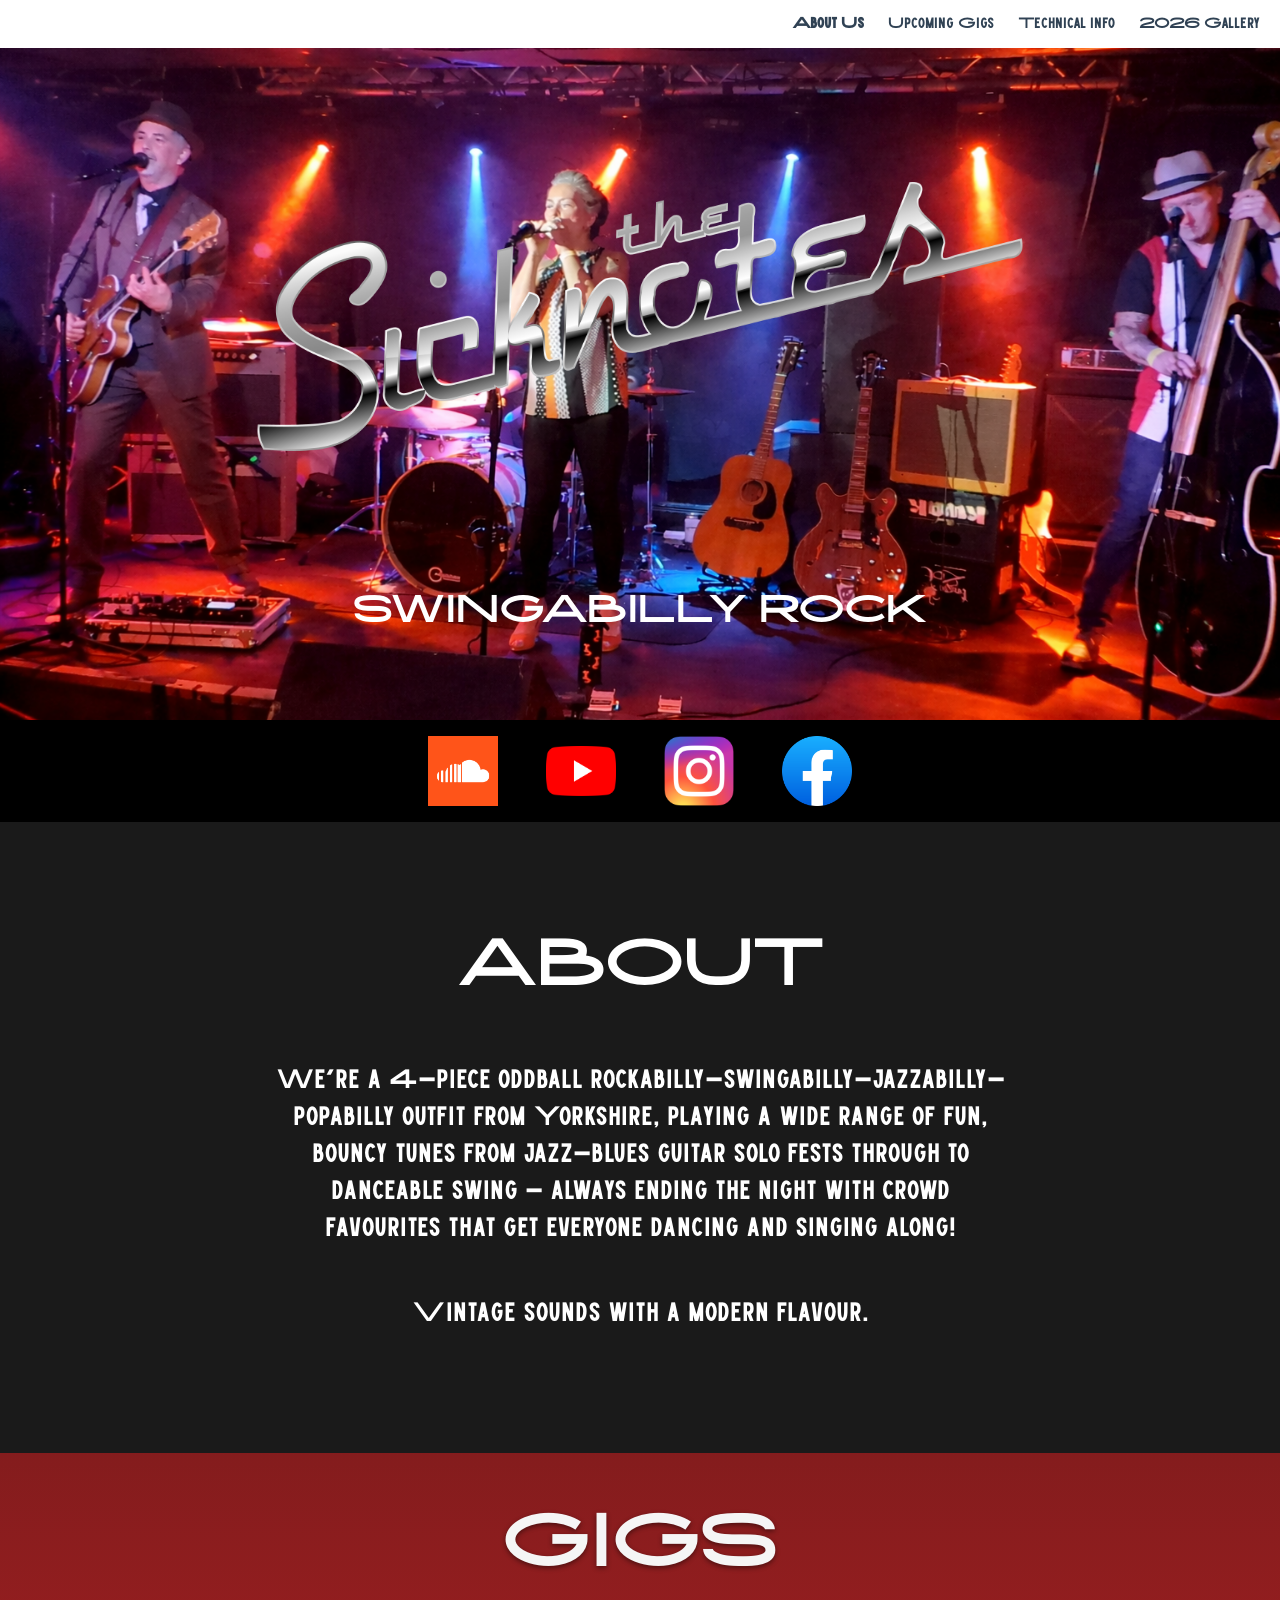
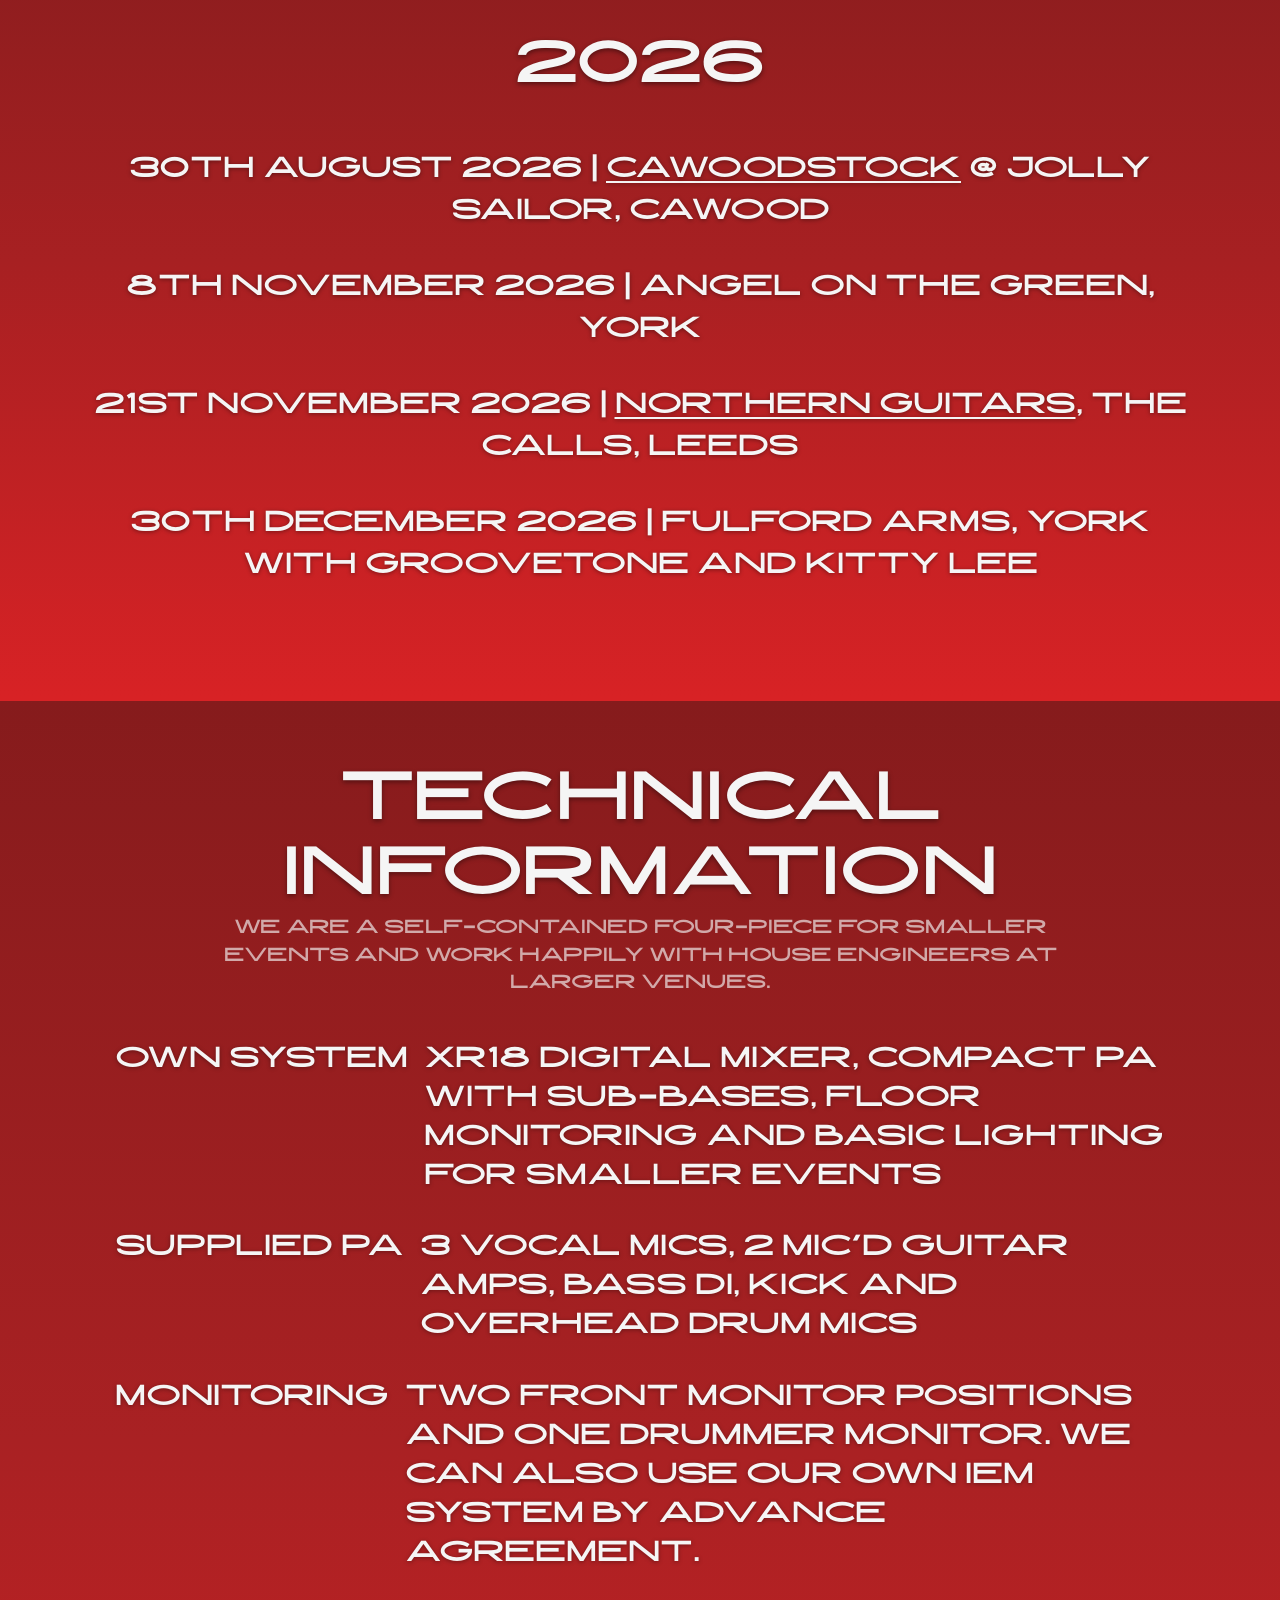
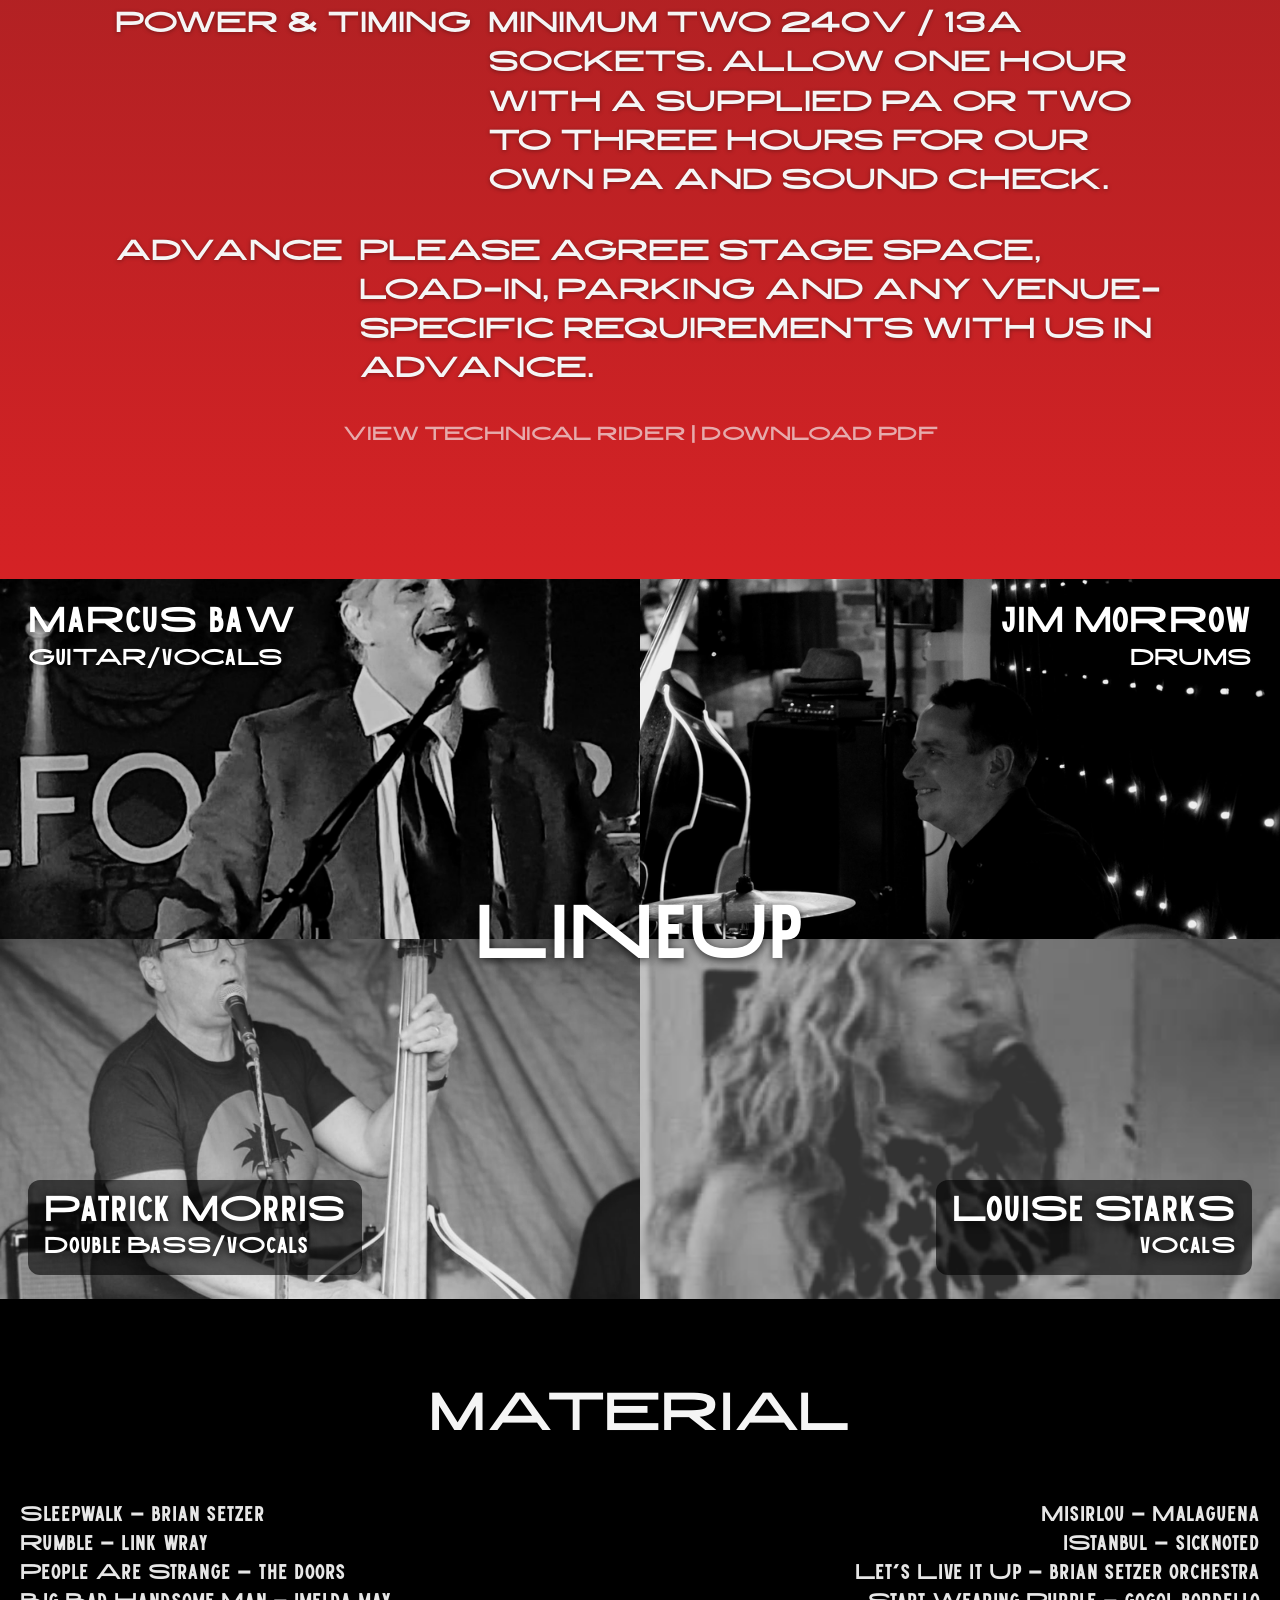
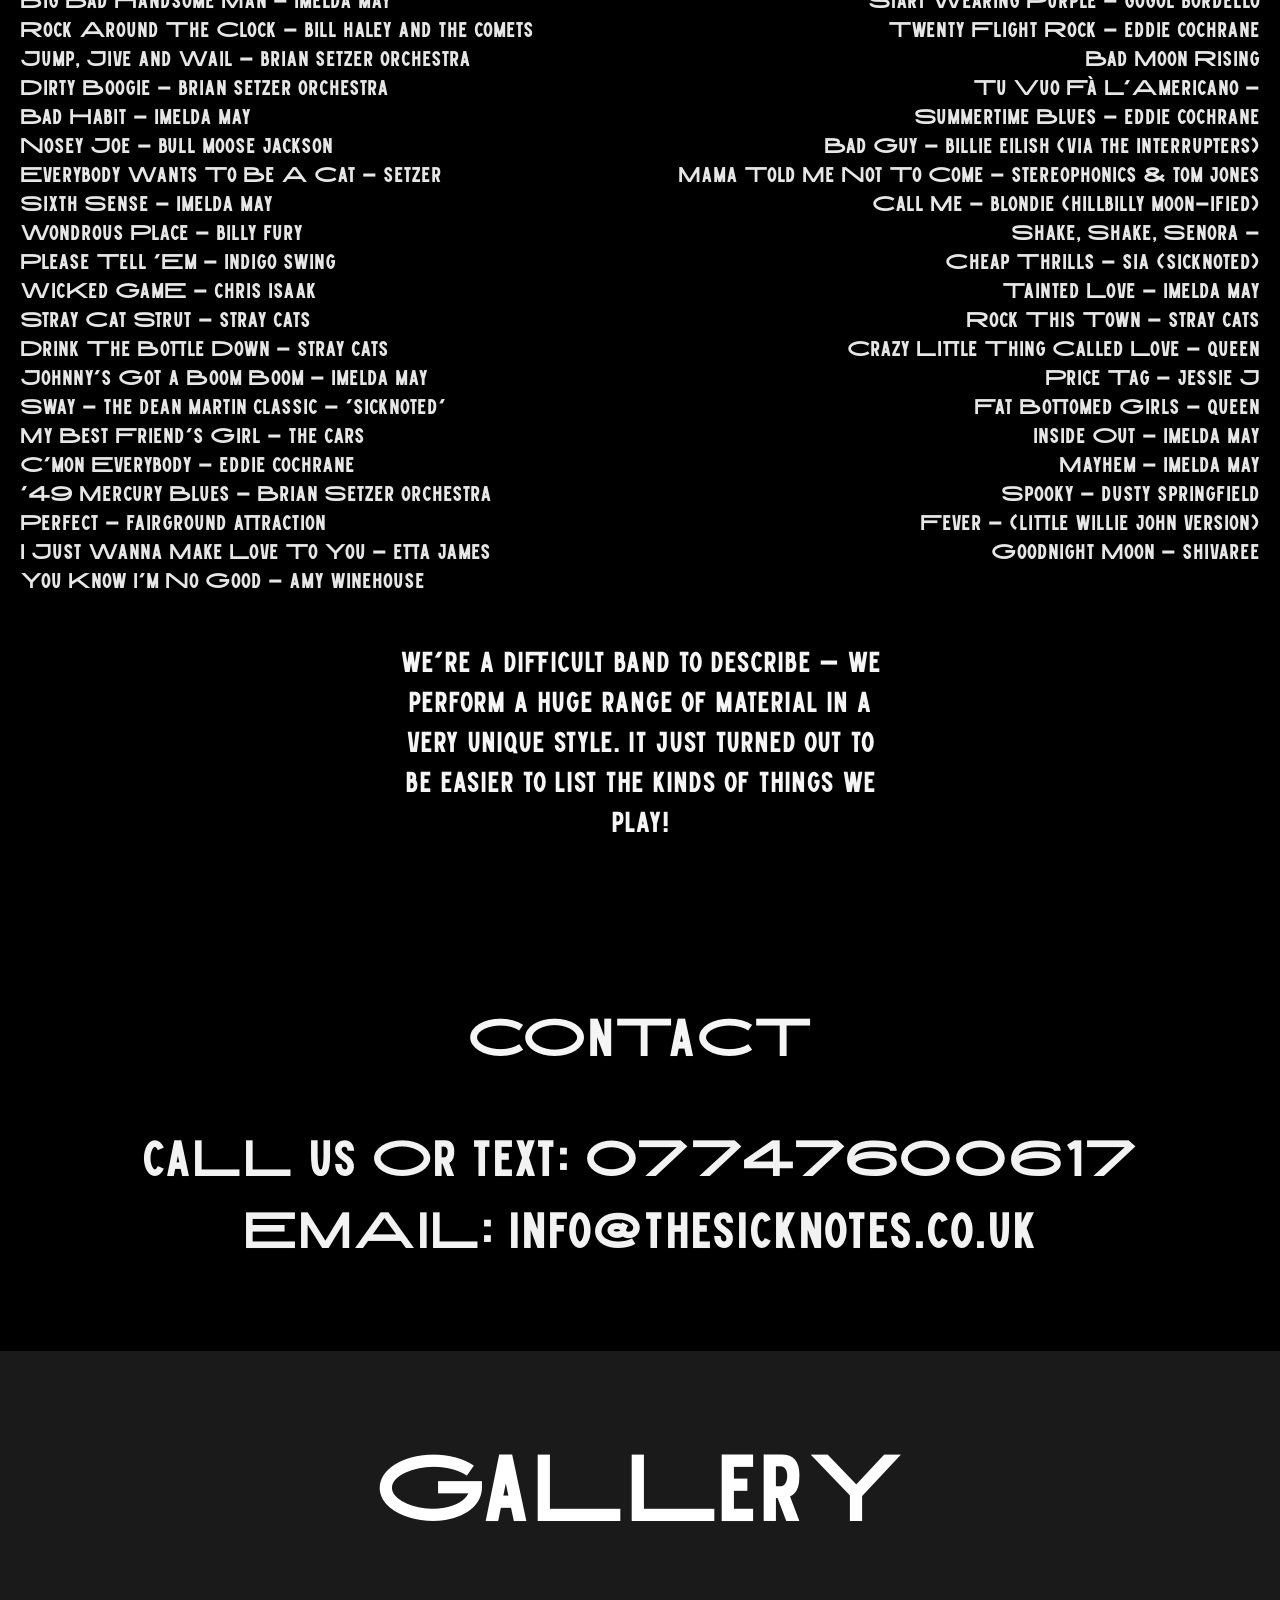
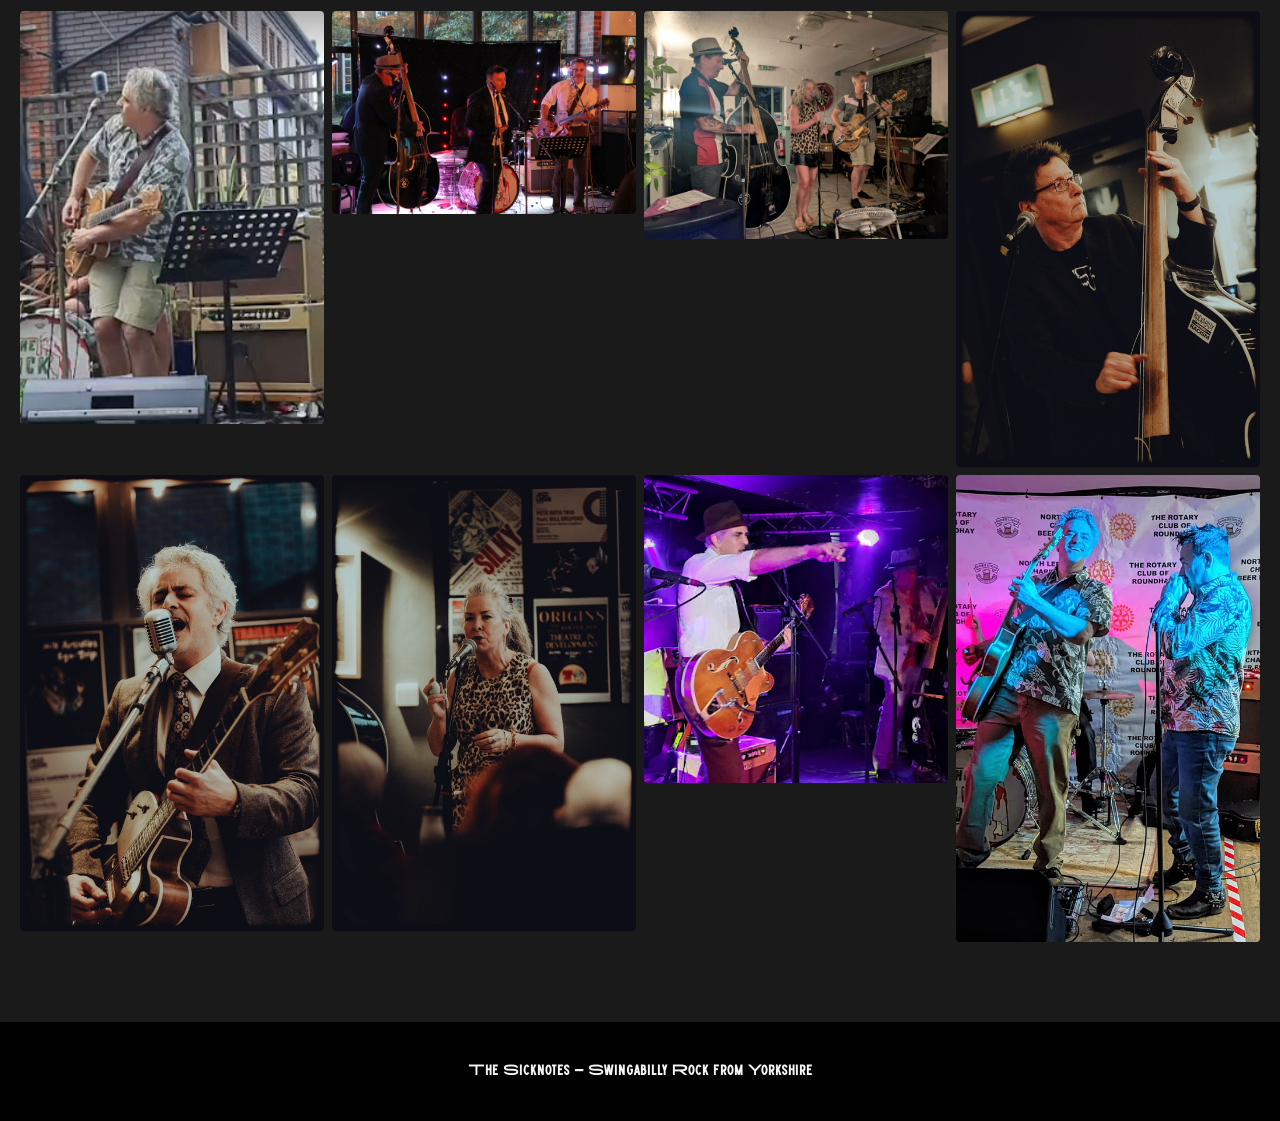
<file: index.html>
<!-- SPDX-FileCopyrightText: 2026 Dr Marcus Baw and Baw Medical Ltd -->
<!-- SPDX-License-Identifier: AGPL-3.0-or-later -->
<!DOCTYPE html>
<html lang="en">
<head>
    <meta charset="UTF-8">
    <meta name="viewport" content="width=device-width, initial-scale=1.0">
    <title>The Sicknotes - Swingabilly Rock</title>
    <meta name="description" content="The Sicknotes - a 4-piece oddball rockabilly-swingabilly-jazzabilly-popabilly outfit from Yorkshire. Vintage sounds with a modern flavour.">
    <link rel="icon" href="assets/media/sicknotes-logo.png" type="image/png">
    <link rel="stylesheet" href="styles.css">
</head>
<body>

<nav>
    <ul>
        <li><a href="#about" class="active">About Us</a></li>
        <li><a href="#gigs">Upcoming Gigs</a></li>
        <li><a href="#tech">Technical Info</a></li>
        <li><a href="#gallery">2026 Gallery</a></li>
    </ul>
</nav>

<section class="hero">
    <img src="assets/media/be5d32632b0a301916f3540a1747b85a.png" alt="The Sicknotes live band photo" class="hero-bg">
    <img src="assets/media/sicknotes-logo.png" alt="The Sicknotes logo" class="hero-logo">
    <p class="hero-tagline">SWINGABILLY ROCK</p>
</section>

<section class="social-icons">
    <a href="https://soundcloud.com/thesicknotesofcawood" target="_blank" rel="noopener" aria-label="SoundCloud">
        <img src="assets/media/6e86c8da6d7d4cacb06fedbd75137cd2.png" alt="SoundCloud">
    </a>
    <a href="https://www.youtube.com/playlist?list=PLfoDvSHaAmDm2odErH4vw4YaTjzCc4zXl" target="_blank" rel="noopener" aria-label="YouTube">
        <img src="assets/media/52deb760012ff78508cabb370921c762.png" alt="YouTube">
    </a>
    <a href="https://www.instagram.com/the_sicknotes/" target="_blank" rel="noopener" aria-label="Instagram">
        <img src="assets/media/0f7368029cde3f3ba7013254304475a9.png" alt="Instagram">
    </a>
    <a href="https://www.facebook.com/sicknotesofcawood/?locale=en_GB" target="_blank" rel="noopener" aria-label="Facebook">
        <img src="assets/media/80485f0dc75f0a52f3cd10f6feefda5f.png" alt="Facebook">
    </a>
</section>

<section id="about" class="about">
    <h2>ABOUT</h2>
    <p>We're a 4-piece oddball rockabilly-swingabilly-jazzabilly-popabilly outfit from Yorkshire, playing a wide range of fun, bouncy tunes from jazz-blues guitar solo fests through to danceable swing - always ending the night with crowd favourites that get everyone dancing and singing along!</p>
    <p class="tagline">Vintage sounds with a modern flavour.</p>
</section>

<section id="gigs" class="gigs">
    <h2>GIGS</h2>
    <p class="gigs-year">2026</p>
    <ol class="gig-list">
        <li>
            <p>30TH AUGUST 2026 | <a href="https://www.cawoodstock.co.uk/schedule" target="_blank" rel="noopener">CAWOODSTOCK</a> @ JOLLY SAILOR, CAWOOD</p>
        </li>
        <li>
            <p>8TH NOVEMBER 2026 | ANGEL ON THE GREEN, YORK</p>
        </li>
        <li>
            <p>21ST NOVEMBER 2026 | <a href="https://northernguitars.co.uk/" target="_blank" rel="noopener">NORTHERN GUITARS</a>, THE CALLS, LEEDS</p>
        </li>
        <li>
            <p>30TH DECEMBER 2026 | FULFORD ARMS, YORK</p>
            <p>WITH GROOVETONE AND KITTY LEE</p>
        </li>
    </ol>
</section>

<section id="tech" class="tech">
    <h2>TECHNICAL INFORMATION</h2>
    <div class="tech-info">
        <p class="tech-note">WE ARE A SELF-CONTAINED FOUR-PIECE FOR SMALLER EVENTS AND WORK HAPPILY WITH HOUSE ENGINEERS AT LARGER VENUES.</p>
        <dl class="tech-list">
            <div>
                <dt>OWN SYSTEM</dt>
                <dd>XR18 DIGITAL MIXER, COMPACT PA WITH SUB-BASES, FLOOR MONITORING AND BASIC LIGHTING FOR SMALLER EVENTS</dd>
            </div>
            <div>
                <dt>SUPPLIED PA</dt>
                <dd>3 VOCAL MICS, 2 MIC'D GUITAR AMPS, BASS DI, KICK AND OVERHEAD DRUM MICS</dd>
            </div>
            <div>
                <dt>MONITORING</dt>
                <dd>TWO FRONT MONITOR POSITIONS AND ONE DRUMMER MONITOR. WE CAN ALSO USE OUR OWN IEM SYSTEM BY ADVANCE AGREEMENT.</dd>
            </div>
            <div>
                <dt>POWER &amp; TIMING</dt>
                <dd>MINIMUM TWO 240V / 13A SOCKETS. ALLOW ONE HOUR WITH A SUPPLIED PA OR TWO TO THREE HOURS FOR OUR OWN PA AND SOUND CHECK.</dd>
            </div>
            <div>
                <dt>ADVANCE</dt>
                <dd>PLEASE AGREE STAGE SPACE, LOAD-IN, PARKING AND ANY VENUE-SPECIFIC REQUIREMENTS WITH US IN ADVANCE.</dd>
            </div>
        </dl>
        <p class="tech-note"><a href="technical-rider.html">VIEW TECHNICAL RIDER</a> | <a href="assets/downloads/the-sicknotes-technical-rider.pdf">DOWNLOAD PDF</a></p>
    </div>
</section>

<section class="lineup">
    <div class="lineup-grid">
        <figure class="lineup-member lineup-member--marcus">
            <img src="assets/media/marcus-baw.png" alt="Marcus Baw singing and playing guitar">
            <figcaption>
                <p class="name">MaRcuS baW</p>
                <p class="role">GuITAR/vOCaLS</p>
            </figcaption>
        </figure>
        <figure class="lineup-member lineup-member--jim">
            <img src="assets/media/jim-morrow.png" alt="Jim Morrow playing drums">
            <figcaption>
                <p class="name">jIM MoRRow</p>
                <p class="role">DRUMS</p>
            </figcaption>
        </figure>
        <figure class="lineup-member lineup-member--patrick">
            <img src="assets/media/7c93f632bf86244fc6de5a0e3164d3ae.png" alt="Patrick Morris singing and playing double bass">
            <figcaption>
                <p class="name">Patrick MOrriS</p>
                <p class="role">Double BaSS/vOcals</p>
            </figcaption>
        </figure>
        <figure class="lineup-member lineup-member--louise">
            <img src="assets/media/2cae6e10a9ffd4c5b7a7139638486beb.png" alt="Louise Starks singing">
            <figcaption>
                <p class="name">LouiSe StarkS</p>
                <p class="role">vOcalS</p>
            </figcaption>
        </figure>
        <h2>LiNeUp</h2>
    </div>
</section>

<section class="material">
    <h2>MATERIAL</h2>
    <div class="material-columns">
        <ul class="col-left">
            <li>Sleepwalk - brian setzer</li>
            <li>Rumble - link wray</li>
            <li>People Are Strange - the doors</li>
            <li>Big Bad Handsome Man - imelda may</li>
            <li>Rock Around The Clock - bill haley and the comets</li>
            <li>Jump, Jive and Wail - brian setzer orchestra</li>
            <li>Dirty Boogie - brian setzer orchestra</li>
            <li>Bad Habit - imelda may</li>
            <li>Nosey Joe - bull moose jackson</li>
            <li>Everybody Wants To Be A Cat - setzer</li>
            <li>Sixth Sense - imelda may</li>
            <li>Wondrous Place - billy fury</li>
            <li>Please Tell 'Em - indigo swing</li>
            <li>WicKed GamE - chris Isaak</li>
            <li>Stray Cat Strut - stray cats</li>
            <li>Drink The Bottle Down - stray cats</li>
            <li>Johnny's Got a Boom Boom - imelda may</li>
            <li>Sway - the dean martin classic - 'sicknoted'</li>
            <li>My Best Friend's Girl - the cars</li>
            <li>C'mon Everybody - eddie cochrane</li>
            <li>'49 Mercury Blues - Brian Setzer orchestra</li>
            <li>Perfect - fairground attraction</li>
            <li>I Just Wanna Make Love To You - etta james</li>
            <li>You Know I'm No Good - amy winehouse</li>
        </ul>
        <ul class="col-right">
            <li>Misirlou - Malaguena</li>
            <li>IStanbul - sicknoted</li>
            <li>Let's Live It Up - brian setzer orchestra</li>
            <li>Start Wearing Purple - gogol bordello</li>
            <li>Twenty Flight Rock - eddie cochrane</li>
            <li>Bad Moon Rising</li>
            <li>Tu Vuo Fà L'Americano -</li>
            <li>Summertime Blues - eddie cochrane</li>
            <li>Bad Guy - billie eilish (via the interrupters)</li>
            <li>Mama Told Me Not To Come - stereophonics &amp; tom jones</li>
            <li>Call Me - blondie (hillbilly moon-ified)</li>
            <li>Shake, Shake, Senora -</li>
            <li>Cheap Thrills - sia (sicknoted)</li>
            <li>Tainted Love - imelda may</li>
            <li>Rock This Town - stray cats</li>
            <li>Crazy Little Thing Called Love - queen</li>
            <li>Price Tag - jessie J</li>
            <li>Fat Bottomed Girls - queen</li>
            <li>Inside Out - imelda may</li>
            <li>Mayhem - imelda may</li>
            <li>Spooky - dusty springfield</li>
            <li>Fever - (little willie john version)</li>
            <li>Goodnight Moon - shivaree</li>
        </ul>
    </div>
    <p class="material-quote">we're a difficult band to describe - we perform a huge range of material in a very unique style. it just turned out to be easier to list the kinds of things we play!</p>
</section>

<section class="contact">
    <h2>COnTaCT</h2>
    <p>caLL us Or text: <a href="tel:07747600617">07747600617</a></p>
    <p>EMAIL: <a href="mailto:info@thesicknotes.co.uk">info@thesicknotes.co.uk</a></p>
</section>

<section id="gallery" class="gallery">
    <h2>GaLLerY</h2>
    <div class="gallery-grid">
        <img src="assets/media/725863c051c1d1a27df22aaeecd9f0c8.png" alt="Gallery photo 1">
        <img src="assets/media/562cf70d338dfbd16a03e210e54e107d.png" alt="Gallery photo 2">
        <img src="assets/media/36a5d75e3d8f8357bbe924abce375ae1.png" alt="Gallery photo 3">
        <img src="assets/media/2ef3a1f00658956e9390991c8abcbec9.jpg" alt="Gallery photo 4">
        <img src="assets/media/9baec5d54a37dd038dbbb0f83ae90fa4.jpg" alt="Gallery photo 5">
        <img src="assets/media/bbb2ebd033e56a143fd317b8117734cc.jpg" alt="Gallery photo 6">
        <img src="assets/media/cdb0576c84d5940adaf9ac5f836125db.png" alt="Gallery photo 7">
        <img src="assets/media/ddde257fc854cb29dc83cf5c141ed6f4.png" alt="Gallery photo 8">
    </div>
</section>

<footer>
    <p>The Sicknotes - Swingabilly Rock from Yorkshire</p>
</footer>

</body>
</html>
</file>
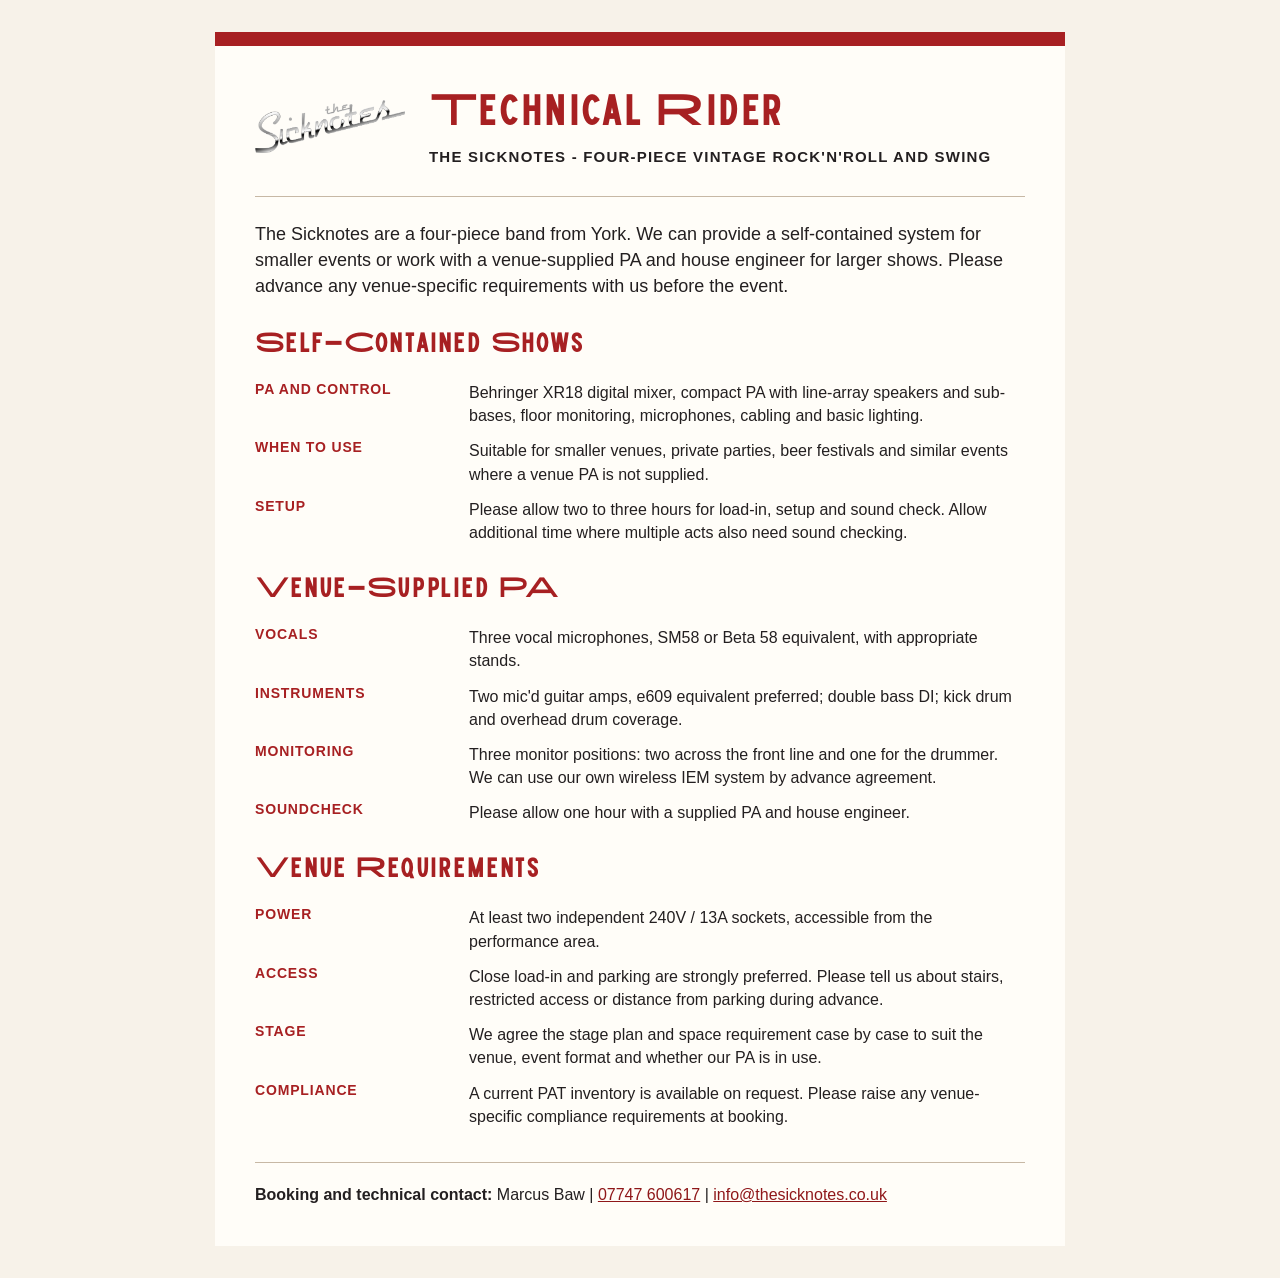
<file: technical-rider.html>
<!-- SPDX-FileCopyrightText: 2026 Dr Marcus Baw and Baw Medical Ltd -->
<!-- SPDX-License-Identifier: AGPL-3.0-or-later -->
<!DOCTYPE html>
<html lang="en">
<head>
    <meta charset="UTF-8">
    <meta name="viewport" content="width=device-width, initial-scale=1.0">
    <title>The Sicknotes - Technical Rider</title>
    <link rel="icon" href="assets/media/sicknotes-logo.png" type="image/png">
    <link rel="stylesheet" href="assets/fonts/fonts.css">
    <style>
        :root {
            color: #231f20;
            background: #f7f2e9;
            font-family: Arial, sans-serif;
        }

        * {
            box-sizing: border-box;
        }

        body {
            margin: 0;
            padding: 32px;
        }

        main {
            max-width: 850px;
            margin: 0 auto;
            padding: 40px;
            background: #fffdf8;
            border-top: 14px solid #a72022;
        }

        header {
            display: flex;
            align-items: center;
            gap: 24px;
            padding-bottom: 28px;
            border-bottom: 1px solid #c7b8a5;
        }

        header img {
            width: 150px;
            height: auto;
        }

        h1,
        h2 {
            margin: 0;
            color: #a72022;
            font-family: "High Cruiser", Impact, sans-serif;
            font-weight: 400;
            letter-spacing: 0.03em;
        }

        h1 {
            font-size: 44px;
        }

        h2 {
            margin-top: 28px;
            font-size: 28px;
        }

        .subtitle {
            margin: 4px 0 0;
            font-size: 15px;
            font-weight: 700;
            letter-spacing: 0.08em;
        }

        p,
        li,
        dd {
            font-size: 16px;
            line-height: 1.45;
        }

        .intro {
            margin: 24px 0 0;
            font-size: 18px;
        }

        dl {
            display: grid;
            grid-template-columns: 190px 1fr;
            gap: 12px 24px;
            margin: 18px 0 0;
        }

        dt {
            color: #a72022;
            font-size: 14px;
            font-weight: 700;
            letter-spacing: 0.06em;
        }

        dd {
            margin: 0;
        }

        ul {
            margin: 14px 0 0;
            padding-left: 22px;
        }

        footer {
            margin-top: 34px;
            padding-top: 20px;
            border-top: 1px solid #c7b8a5;
        }

        footer p {
            margin: 0;
        }

        a {
            color: #8f1719;
        }

        @media (max-width: 600px) {
            body {
                padding: 0;
            }

            main {
                padding: 28px 22px;
            }

            header {
                align-items: flex-start;
                flex-direction: column;
            }

            dl {
                grid-template-columns: 1fr;
                gap: 4px;
            }

            dd {
                margin-bottom: 12px;
            }
        }

        @media print {
            @page {
                size: A4;
                margin: 12mm;
            }

            body {
                padding: 0;
                background: #fff;
            }

            main {
                max-width: none;
                padding: 16px 22px;
                border-top-width: 8px;
            }

            header {
                gap: 16px;
                padding-bottom: 14px;
            }

            header img {
                width: 105px;
            }

            h1 {
                font-size: 34px;
            }

            h2 {
                margin-top: 16px;
                font-size: 23px;
            }

            .subtitle,
            dt {
                font-size: 11px;
            }

            .intro,
            p,
            li,
            dd {
                font-size: 13px;
                line-height: 1.28;
            }

            .intro {
                margin-top: 14px;
            }

            dl {
                grid-template-columns: 155px 1fr;
                gap: 6px 16px;
                margin-top: 10px;
            }

            footer {
                margin-top: 18px;
                padding-top: 12px;
            }
        }
    </style>
</head>
<body>
    <main>
        <header>
            <img src="assets/media/sicknotes-logo.png" alt="The Sicknotes logo">
            <div>
                <h1>Technical Rider</h1>
                <p class="subtitle">THE SICKNOTES - FOUR-PIECE VINTAGE ROCK'N'ROLL AND SWING</p>
            </div>
        </header>

        <p class="intro">The Sicknotes are a four-piece band from York. We can provide a self-contained system for smaller events or work with a venue-supplied PA and house engineer for larger shows. Please advance any venue-specific requirements with us before the event.</p>

        <h2>Self-Contained Shows</h2>
        <dl>
            <dt>PA AND CONTROL</dt>
            <dd>Behringer XR18 digital mixer, compact PA with line-array speakers and sub-bases, floor monitoring, microphones, cabling and basic lighting.</dd>
            <dt>WHEN TO USE</dt>
            <dd>Suitable for smaller venues, private parties, beer festivals and similar events where a venue PA is not supplied.</dd>
            <dt>SETUP</dt>
            <dd>Please allow two to three hours for load-in, setup and sound check. Allow additional time where multiple acts also need sound checking.</dd>
        </dl>

        <h2>Venue-Supplied PA</h2>
        <dl>
            <dt>VOCALS</dt>
            <dd>Three vocal microphones, SM58 or Beta 58 equivalent, with appropriate stands.</dd>
            <dt>INSTRUMENTS</dt>
            <dd>Two mic'd guitar amps, e609 equivalent preferred; double bass DI; kick drum and overhead drum coverage.</dd>
            <dt>MONITORING</dt>
            <dd>Three monitor positions: two across the front line and one for the drummer. We can use our own wireless IEM system by advance agreement.</dd>
            <dt>SOUNDCHECK</dt>
            <dd>Please allow one hour with a supplied PA and house engineer.</dd>
        </dl>

        <h2>Venue Requirements</h2>
        <dl>
            <dt>POWER</dt>
            <dd>At least two independent 240V / 13A sockets, accessible from the performance area.</dd>
            <dt>ACCESS</dt>
            <dd>Close load-in and parking are strongly preferred. Please tell us about stairs, restricted access or distance from parking during advance.</dd>
            <dt>STAGE</dt>
            <dd>We agree the stage plan and space requirement case by case to suit the venue, event format and whether our PA is in use.</dd>
            <dt>COMPLIANCE</dt>
            <dd>A current PAT inventory is available on request. Please raise any venue-specific compliance requirements at booking.</dd>
        </dl>

        <footer>
            <p><strong>Booking and technical contact:</strong> Marcus Baw | <a href="tel:07747600617">07747 600617</a> | <a href="mailto:info@thesicknotes.co.uk">info@thesicknotes.co.uk</a></p>
        </footer>
    </main>
</body>
</html>
</file>
<file: styles.css>
/* SPDX-FileCopyrightText: 2026 Dr Marcus Baw and Baw Medical Ltd */
/* SPDX-License-Identifier: AGPL-3.0-or-later */

@import url("assets/fonts/fonts.css");

:root {
  --navy: rgb(48, 66, 84);
  --white: rgb(255, 255, 255);
  --off-white: rgb(245, 245, 245);
  --font-main: "High Cruiser", sans-serif;
}

* {
  margin: 0;
  padding: 0;
  box-sizing: border-box;
}

html {
  scroll-behavior: smooth;
}

body {
  font-family: var(--font-main);
  background: #000;
  color: var(--white);
  overflow-x: hidden;
}

img {
  max-width: 100%;
  display: block;
}

a {
  text-decoration: none;
  color: inherit;
}

/* ── Navigation ── */

nav {
  position: sticky;
  top: 0;
  z-index: 100;
  background: var(--white);
  height: 48px;
  display: flex;
  align-items: center;
  justify-content: flex-end;
  padding: 0 20px;
}

nav ul {
  list-style: none;
  display: flex;
  gap: 24px;
}

nav a {
  font-family: var(--font-main);
  font-size: 15px;
  color: var(--navy);
  font-weight: 400;
  transition: opacity 0.2s;
}

nav a.active {
  font-weight: 700;
}

nav a:hover {
  opacity: 0.7;
}

/* ── Hero Section ── */

.hero {
  position: relative;
  width: 100%;
  height: 672px;
  overflow: hidden;
}

.hero-bg {
  position: absolute;
  top: 0;
  left: 0;
  width: 100%;
  height: 100%;
  object-fit: cover;
  z-index: 0;
}

.hero-logo {
  position: absolute;
  top: 134px;
  left: 50%;
  transform: translateX(-50%);
  z-index: 1;
  width: 765px;
  max-width: 60%;
  height: auto;
}

.hero-tagline {
  position: absolute;
  bottom: 80px;
  left: 0;
  right: 0;
  text-align: center;
  font-size: 38.67px;
  color: var(--white);
  font-weight: 400;
  line-height: 54px;
  z-index: 2;
}

/* ── Social Icons ── */

.social-icons {
  display: flex;
  justify-content: center;
  gap: 48px;
  padding: 16px 0;
  background: #000;
}

.social-icons a {
  display: block;
  width: 70px;
  height: 70px;
  transition: opacity 0.2s;
}

.social-icons a:hover {
  opacity: 0.7;
}

.social-icons img {
  width: 100%;
  height: 100%;
  object-fit: contain;
}

/* ── About Section ── */

.about {
  position: relative;
  text-align: center;
  padding: 100px 20px 120px;
  background: #1a1a1a;
}

.about h2 {
  font-size: 66.67px;
  color: var(--white);
  font-weight: 400;
  line-height: 93px;
  margin-bottom: 48px;
}

.about p {
  font-size: 26.67px;
  color: var(--white);
  line-height: 37px;
  max-width: 731px;
  margin: 0 auto;
  font-weight: 400;
}

.about .tagline {
  margin-top: 48px;
  font-size: 26.67px;
}

/* ── Gigs Section ── */

.gigs {
  position: relative;
  padding: 56px 20px 80px;
  text-align: center;
  background: linear-gradient(180deg, #841c1d 0%, #a72022 48%, #d82225 100%);
}

.gigs h2 {
  font-size: 76px;
  color: var(--off-white);
  font-weight: 400;
  line-height: 1;
  margin-bottom: 52px;
  text-shadow: 0 2px 5px rgba(0, 0, 0, 0.45);
}

.gigs .gigs-year {
  font-size: 60px;
  color: var(--off-white);
  line-height: 1;
  margin: 0 0 52px;
  font-weight: 400;
  text-shadow: 0 2px 5px rgba(0, 0, 0, 0.45);
}

.gig-list {
  list-style: none;
  max-width: 1120px;
  margin: 0 auto;
}

.gig-list li {
  margin-bottom: 34px;
}

.gig-list p {
  max-width: none;
  margin: 0;
  font-size: 29px;
  color: var(--off-white);
  line-height: 1.45;
  font-weight: 400;
  text-shadow: 0 1px 4px rgba(0, 0, 0, 0.4);
}

.gig-list a {
  text-decoration: underline;
  text-underline-offset: 4px;
}

.gig-list a:hover {
  opacity: 0.75;
}

/* ── Tech Section ── */

.tech {
  position: relative;
  padding: 64px 20px 88px;
  text-align: center;
  background: linear-gradient(180deg, #861b1c 0%, #a92123 50%, #d52225 100%);
}

.tech h2 {
  font-size: 68px;
  color: var(--off-white);
  font-weight: 400;
  line-height: 1.1;
  margin-bottom: 0;
  text-shadow: 0 2px 5px rgba(0, 0, 0, 0.4);
}

.tech-note {
  max-width: 900px;
  margin: 0 auto 42px;
  color: rgba(245, 245, 245, 0.65);
  font-size: 19px;
  line-height: 1.45;
  font-weight: 400;
}

.tech-list {
  max-width: 1050px;
  margin: 0 auto;
}

.tech-list div {
  display: flex;
  align-items: baseline;
  justify-content: center;
  gap: 16px;
  margin-bottom: 32px;
}

.tech-list dt,
.tech-list dd {
  color: var(--off-white);
  font-size: 29px;
  line-height: 1.35;
  font-weight: 400;
  text-shadow: 0 1px 4px rgba(0, 0, 0, 0.35);
}

.tech-list dt {
  flex: 0 0 auto;
}

.tech-list dd {
  margin: 0;
  text-align: left;
}

/* ── Lineup Section ── */

.lineup {
  position: relative;
  padding: 0;
  text-align: center;
  background: #0d0d0d;
  scroll-margin-top: 48px;
}

.lineup h2 {
  position: absolute;
  top: 50%;
  left: 50%;
  z-index: 3;
  transform: translate(-50%, -50%);
  font-size: 76px;
  color: var(--white);
  font-weight: 400;
  line-height: 1;
  margin: 0;
  text-shadow: 0 2px 10px rgba(0, 0, 0, 0.75);
}

.lineup-grid {
  position: relative;
  display: grid;
  grid-template-columns: 1fr 1fr;
  grid-template-rows: 360px 360px;
  max-width: 1280px;
  margin: 0 auto;
}

.lineup-member {
  position: relative;
  overflow: hidden;
  margin: 0;
  background: #000;
}

.lineup-member img {
  width: 100%;
  height: 100%;
  max-width: none;
  object-fit: cover;
  filter: grayscale(1);
}

.lineup-member--marcus img { object-position: center 32%; }
.lineup-member--jim img { object-position: center 42%; }
.lineup-member--patrick img { object-position: center 24%; }
.lineup-member--louise img { object-position: center 24%; }

.lineup-member figcaption {
  position: absolute;
  top: 24px;
  left: 28px;
  right: 28px;
  z-index: 2;
  text-align: left;
  text-shadow: 0 2px 10px rgba(0, 0, 0, 0.9);
}

.lineup-member--jim figcaption,
.lineup-member--louise figcaption {
  text-align: right;
}

.lineup-member--patrick figcaption,
.lineup-member--louise figcaption {
  top: auto;
  bottom: 24px;
  width: fit-content;
  padding: 12px 16px;
  background: rgba(0, 0, 0, 0.6);
  border-radius: 12px;
}

.lineup-member--patrick figcaption {
  right: auto;
}

.lineup-member--louise figcaption {
  left: auto;
}

.lineup-member .name {
  font-size: 36px;
  color: var(--white);
  font-weight: 400;
  line-height: 1.15;
}

.lineup-member .role {
  font-size: 23px;
  color: var(--white);
  font-weight: 400;
  line-height: 1.3;
}

/* ── Material Section ── */

.material {
  position: relative;
  padding: 80px 20px;
  background-image: url("assets/media/2c0bad91d20277f43a9c13c19aa4a57d.png");
  background-size: cover;
  background-position: center;
  background-attachment: fixed;
}

.material::before {
  content: "";
  position: absolute;
  top: 0;
  left: 0;
  right: 0;
  bottom: 0;
  background: rgba(0, 0, 0, 0.6);
  z-index: 0;
}

.material > * {
  position: relative;
  z-index: 1;
}

.material h2 {
  font-size: 53.33px;
  color: var(--off-white);
  font-weight: 400;
  line-height: 74px;
  text-align: center;
  margin-bottom: 48px;
}

.material-columns {
  display: grid;
  grid-template-columns: 1fr 1fr;
  gap: 20px;
  max-width: 1280px;
  margin: 0 auto;
}

.material-columns ul {
  list-style: none;
}

.material-columns li {
  font-size: 21.33px;
  color: rgba(255, 255, 255, 0.9);
  line-height: 29px;
  font-weight: 400;
  text-shadow: 0 1px 3px rgba(0, 0, 0, 0.3);
}

.material-columns .col-left li {
  text-align: left;
}

.material-columns .col-right li {
  text-align: right;
}

.material-quote {
  text-align: center;
  font-size: 28.93px;
  color: var(--off-white);
  line-height: 40px;
  max-width: 500px;
  margin: 48px auto 0;
  font-weight: 400;
}

/* ── Contact Section ── */

.contact {
  position: relative;
  padding: 80px 20px;
  text-align: center;
  background-image: url("assets/media/4b0d49b5fe5be06feff92a885023edf9.png");
  background-size: cover;
  background-position: center;
  background-attachment: fixed;
}

.contact::before {
  content: "";
  position: absolute;
  top: 0;
  left: 0;
  right: 0;
  bottom: 0;
  background: rgba(0, 0, 0, 0.6);
  z-index: 0;
}

.contact > * {
  position: relative;
  z-index: 1;
}

.contact h2 {
  font-size: 53.33px;
  color: var(--off-white);
  font-weight: 400;
  line-height: 74px;
  margin-bottom: 48px;
}

.contact p {
  font-size: 51px;
  color: rgba(255, 255, 255, 0.95);
  line-height: 72px;
  font-weight: 400;
  text-shadow: 0 2px 8px rgba(0, 0, 0, 0.3);
}

.contact a {
  color: rgba(255, 255, 255, 0.95);
  text-shadow: 0 2px 8px rgba(0, 0, 0, 0.3);
}

.contact a:hover {
  opacity: 0.8;
}

/* ── Gallery Section ── */

.gallery {
  position: relative;
  padding: 80px 20px;
  background: #1a1a1a;
}

.gallery h2 {
  font-size: 94.86px;
  color: var(--white);
  font-weight: 400;
  line-height: 132px;
  text-align: center;
  margin-bottom: 48px;
}

.gallery-grid {
  display: grid;
  grid-template-columns: repeat(auto-fit, minmax(250px, 1fr));
  gap: 8px;
  max-width: 1280px;
  margin: 0 auto;
}

.gallery-grid img {
  width: 100%;
  height: auto;
  object-fit: cover;
  border-radius: 4px;
  transition: transform 0.2s;
}

.gallery-grid img:hover {
  transform: scale(1.02);
}

/* ── Footer ── */

footer {
  background: #000;
  padding: 40px 20px;
  text-align: center;
  color: var(--off-white);
  font-size: 15px;
}

footer a {
  color: var(--off-white);
}

/* ── Responsive ── */

@media (max-width: 768px) {
  .hero-logo {
    width: 90%;
  }

  .hero-tagline {
    font-size: 24px;
    line-height: 34px;
  }

  .about h2,
  .lineup h2,
  .material h2,
  .contact h2 {
    font-size: 40px;
    line-height: 56px;
  }

  .tech h2 {
    font-size: 38px;
    line-height: 1.15;
    overflow-wrap: anywhere;
  }

  .tech-note {
    margin-top: 12px;
    font-size: 14px;
  }

  .tech-note br {
    display: none;
  }

  .tech-list div {
    display: block;
    margin-bottom: 28px;
  }

  .tech-list dt,
  .tech-list dd {
    font-size: 19px;
    line-height: 1.4;
    text-align: center;
  }

  .tech-list dt {
    margin-bottom: 4px;
  }

  .about p,
  .material-quote {
    font-size: 18px;
    line-height: 26px;
  }

  .gigs h2 {
    font-size: 52px;
  }

  .gigs .gigs-year {
    font-size: 42px;
  }

  .gig-list p {
    font-size: 17px;
    line-height: 1.4;
    overflow-wrap: anywhere;
  }

  .lineup-grid {
    grid-template-rows: 220px 220px;
  }

  .lineup h2 {
    font-size: 42px;
  }

  .lineup-member .name {
    font-size: 19px;
  }

  .lineup-member .role {
    font-size: 14px;
  }

  .lineup-member figcaption {
    top: 12px;
    left: 12px;
    right: 12px;
  }

  .lineup-member--patrick figcaption,
  .lineup-member--louise figcaption {
    top: auto;
    bottom: 12px;
    padding: 8px 10px;
  }

  .lineup-member--patrick figcaption {
    right: auto;
  }

  .lineup-member--louise figcaption {
    left: auto;
  }

  .material-columns {
    grid-template-columns: 1fr;
  }

  .material-columns .col-right li {
    text-align: left;
  }

  .material-columns li {
    font-size: 16px;
    line-height: 24px;
  }

  .contact p {
    font-size: 24px;
    line-height: 36px;
  }

  .gallery h2 {
    font-size: 48px;
    line-height: 68px;
  }

  .social-icons {
    gap: 24px;
  }

  .social-icons a {
    width: 48px;
    height: 48px;
  }

  nav ul {
    gap: 12px;
  }

  nav a {
    font-size: 12px;
  }
}
</file>
<file: assets/fonts/fonts.css>
/* SPDX-FileCopyrightText: 2026 Dr Marcus Baw and Baw Medical Ltd */
/* SPDX-License-Identifier: AGPL-3.0-or-later */

@font-face {
    font-family: "High Cruiser";
    font-style: normal;
    font-weight: 400;
    src: url("HighCruiser.woff") format("woff");
    font-display: swap;
}
</file>
